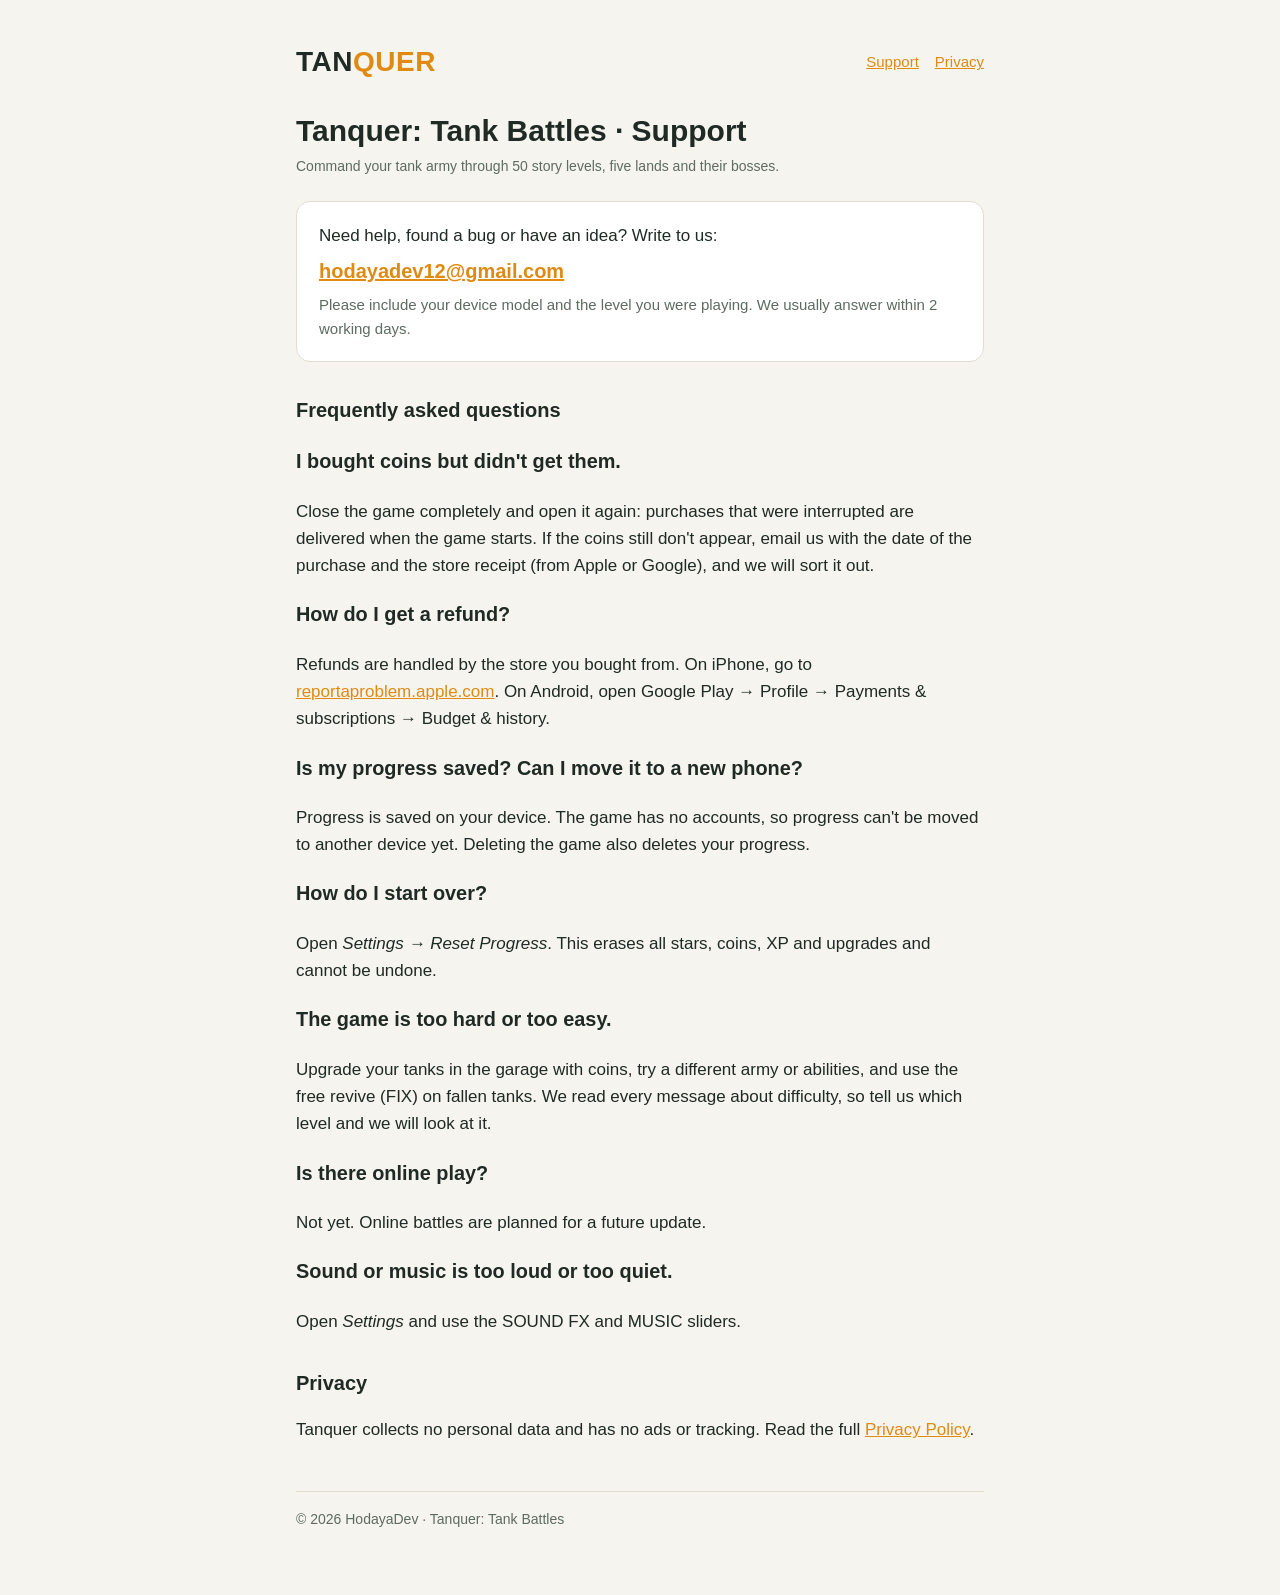
<file: index.html>
<!doctype html>
<html lang="en">
<head>
<meta charset="utf-8">
<meta name="viewport" content="width=device-width, initial-scale=1">
<title>Tanquer Support</title>
<link rel="stylesheet" href="style.css">
</head>
<body>
<main>
<header><div class="logo">TAN<span>QUER</span></div><nav><a href="index.html">Support</a><a href="privacy.html">Privacy</a></nav></header>

<h1>Tanquer: Tank Battles · Support</h1>
<p class="date">Command your tank army through 50 story levels, five lands and their bosses.</p>

<div class="card">
<p style="margin:0 0 6px">Need help, found a bug or have an idea? Write to us:</p>
<p class="mail" style="margin:0"><a href="mailto:hodayadev12@gmail.com">hodayadev12@gmail.com</a></p>
<p style="margin:6px 0 0;color:var(--muted);font-size:15px">Please include your device model and the level you were playing. We usually answer within 2 working days.</p>
</div>

<h2>Frequently asked questions</h2>

<h3>I bought coins but didn't get them.</h3>
<p>Close the game completely and open it again: purchases that were interrupted are delivered when the game starts. If the coins still don't appear, email us with the date of the purchase and the store receipt (from Apple or Google), and we will sort it out.</p>

<h3>How do I get a refund?</h3>
<p>Refunds are handled by the store you bought from. On iPhone, go to <a href="https://reportaproblem.apple.com">reportaproblem.apple.com</a>. On Android, open Google Play → Profile → Payments &amp; subscriptions → Budget &amp; history.</p>

<h3>Is my progress saved? Can I move it to a new phone?</h3>
<p>Progress is saved on your device. The game has no accounts, so progress can't be moved to another device yet. Deleting the game also deletes your progress.</p>

<h3>How do I start over?</h3>
<p>Open <em>Settings → Reset Progress</em>. This erases all stars, coins, XP and upgrades and cannot be undone.</p>

<h3>The game is too hard or too easy.</h3>
<p>Upgrade your tanks in the garage with coins, try a different army or abilities, and use the free revive (FIX) on fallen tanks. We read every message about difficulty, so tell us which level and we will look at it.</p>

<h3>Is there online play?</h3>
<p>Not yet. Online battles are planned for a future update.</p>

<h3>Sound or music is too loud or too quiet.</h3>
<p>Open <em>Settings</em> and use the SOUND FX and MUSIC sliders.</p>

<h2>Privacy</h2>
<p>Tanquer collects no personal data and has no ads or tracking. Read the full <a href="privacy.html">Privacy Policy</a>.</p>

<footer>© 2026 HodayaDev · Tanquer: Tank Battles</footer>
</main>
</body>
</html>
</file>
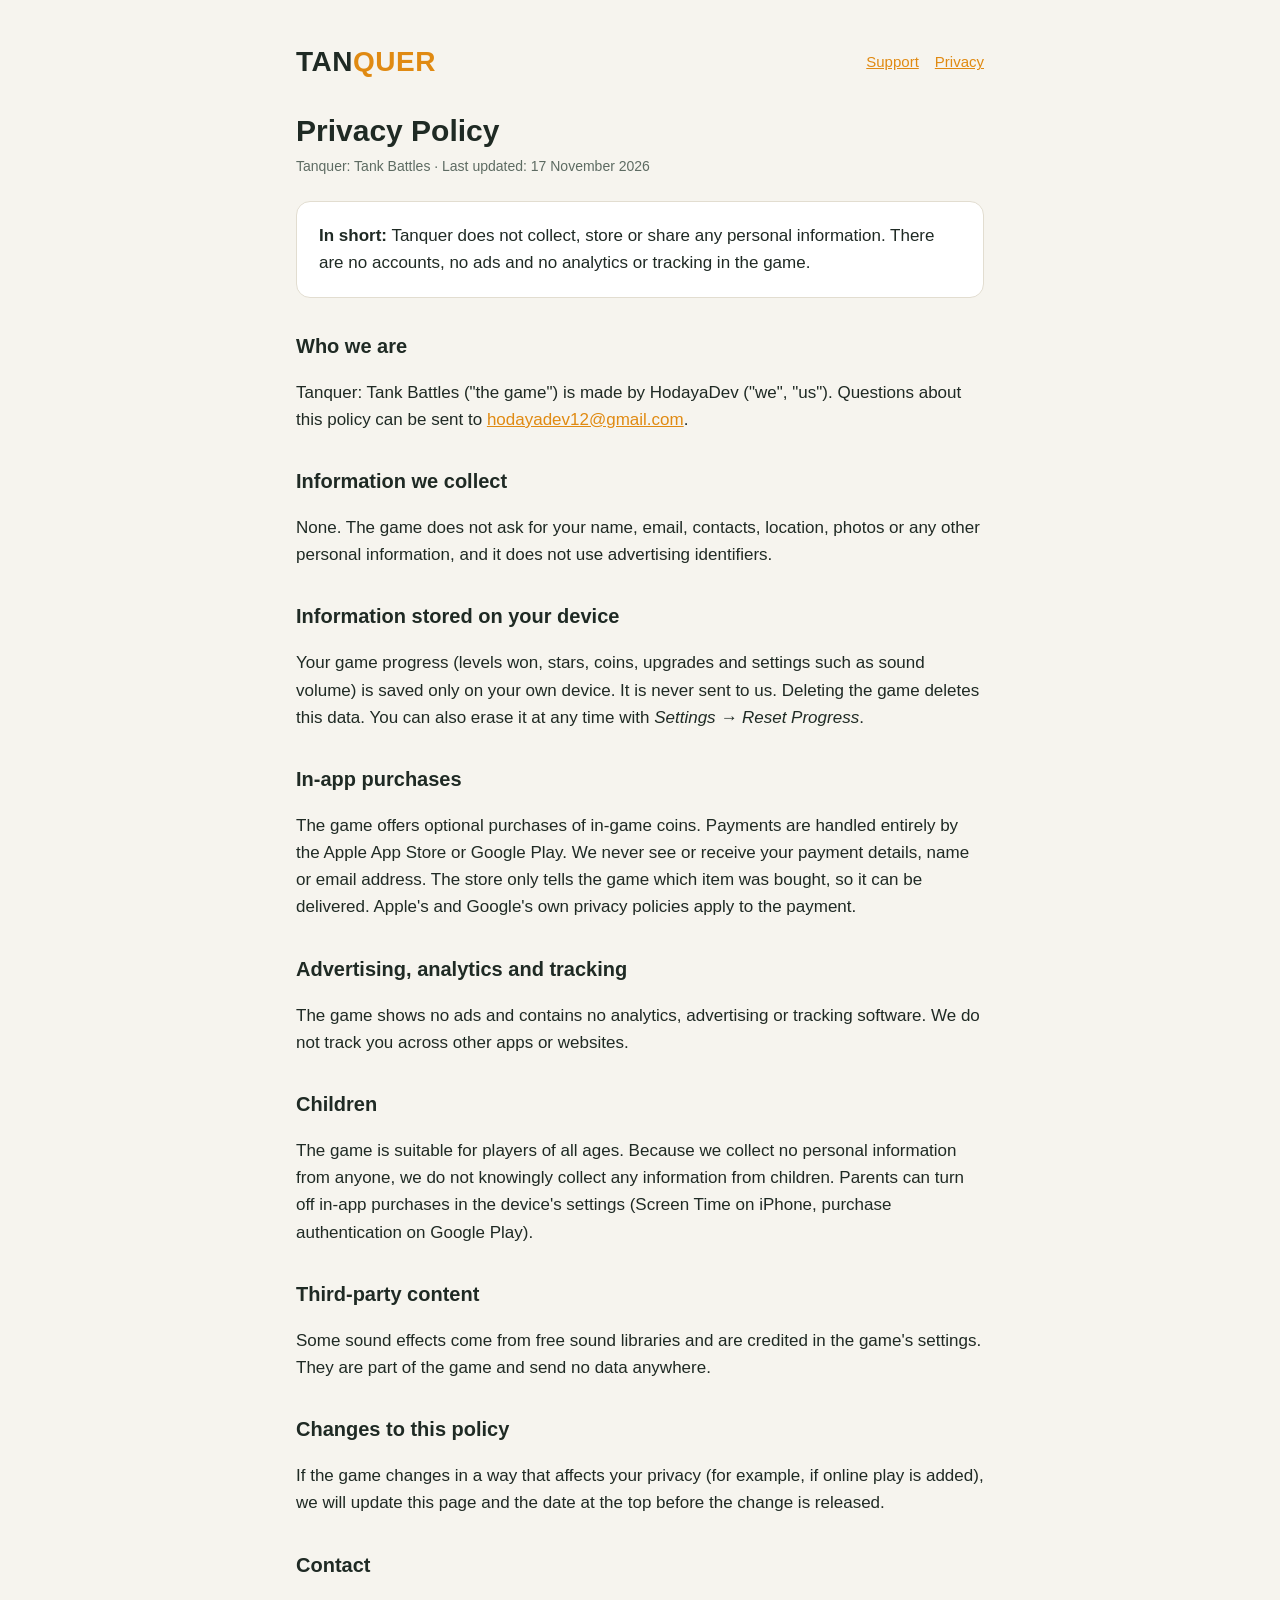
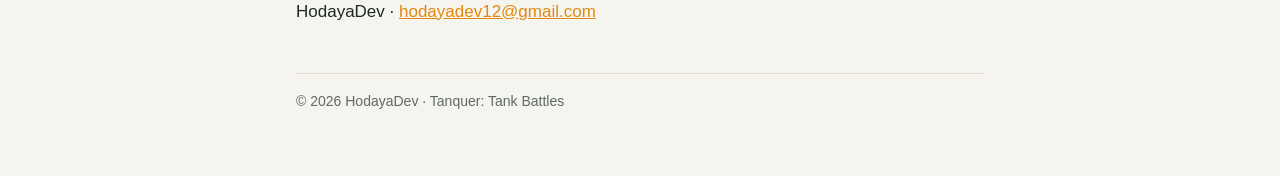
<file: privacy.html>
<!doctype html>
<html lang="en">
<head>
<meta charset="utf-8">
<meta name="viewport" content="width=device-width, initial-scale=1">
<title>Tanquer Privacy Policy</title>
<link rel="stylesheet" href="style.css">
</head>
<body>
<main>
<header><div class="logo">TAN<span>QUER</span></div><nav><a href="index.html">Support</a><a href="privacy.html">Privacy</a></nav></header>

<h1>Privacy Policy</h1>
<p class="date">Tanquer: Tank Battles · Last updated: 17 November 2026</p>

<div class="card"><strong>In short:</strong> Tanquer does not collect, store or share any personal information. There are no accounts, no ads and no analytics or tracking in the game.</div>

<h2>Who we are</h2>
<p>Tanquer: Tank Battles ("the game") is made by HodayaDev ("we", "us"). Questions about this policy can be sent to <a href="mailto:hodayadev12@gmail.com">hodayadev12@gmail.com</a>.</p>

<h2>Information we collect</h2>
<p>None. The game does not ask for your name, email, contacts, location, photos or any other personal information, and it does not use advertising identifiers.</p>

<h2>Information stored on your device</h2>
<p>Your game progress (levels won, stars, coins, upgrades and settings such as sound volume) is saved only on your own device. It is never sent to us. Deleting the game deletes this data. You can also erase it at any time with <em>Settings → Reset Progress</em>.</p>

<h2>In-app purchases</h2>
<p>The game offers optional purchases of in-game coins. Payments are handled entirely by the Apple App Store or Google Play. We never see or receive your payment details, name or email address. The store only tells the game which item was bought, so it can be delivered. Apple's and Google's own privacy policies apply to the payment.</p>

<h2>Advertising, analytics and tracking</h2>
<p>The game shows no ads and contains no analytics, advertising or tracking software. We do not track you across other apps or websites.</p>

<h2>Children</h2>
<p>The game is suitable for players of all ages. Because we collect no personal information from anyone, we do not knowingly collect any information from children. Parents can turn off in-app purchases in the device's settings (Screen Time on iPhone, purchase authentication on Google Play).</p>

<h2>Third-party content</h2>
<p>Some sound effects come from free sound libraries and are credited in the game's settings. They are part of the game and send no data anywhere.</p>

<h2>Changes to this policy</h2>
<p>If the game changes in a way that affects your privacy (for example, if online play is added), we will update this page and the date at the top before the change is released.</p>

<h2>Contact</h2>
<p>HodayaDev · <a href="mailto:hodayadev12@gmail.com">hodayadev12@gmail.com</a></p>

<footer>© 2026 HodayaDev · Tanquer: Tank Battles</footer>
</main>
</body>
</html>
</file>
<file: style.css>
:root{--bg:#f6f4ee;--card:#ffffff;--ink:#1f2a24;--muted:#5d6b62;--accent:#e08a12;--line:#e2ddd0}
@media (prefers-color-scheme:dark){:root{--bg:#141a16;--card:#1d2520;--ink:#eef2ee;--muted:#a3b0a7;--accent:#f2a33a;--line:#2d3831}}
*{box-sizing:border-box}
body{margin:0;background:var(--bg);color:var(--ink);font:17px/1.6 -apple-system,BlinkMacSystemFont,"Segoe UI",Roboto,Helvetica,Arial,sans-serif}
main{max-width:720px;margin:0 auto;padding:40px 16px 64px}
header{display:flex;align-items:center;gap:14px;margin-bottom:28px}
header .logo{font-weight:900;font-size:28px;letter-spacing:.5px}
header .logo span{color:var(--accent)}
nav{margin-left:auto;display:flex;gap:16px;font-size:15px}
a{color:var(--accent)}
h1{font-size:30px;line-height:1.2;margin:0 0 6px}
h2{font-size:20px;margin:32px 0 8px}
.date{color:var(--muted);font-size:14px;margin:0 0 24px}
.card{background:var(--card);border:1px solid var(--line);border-radius:14px;padding:20px 22px;margin:16px 0}
.mail{font-size:20px;font-weight:700}
ul{padding-left:22px}
footer{margin-top:48px;color:var(--muted);font-size:14px;border-top:1px solid var(--line);padding-top:16px}
</file>
